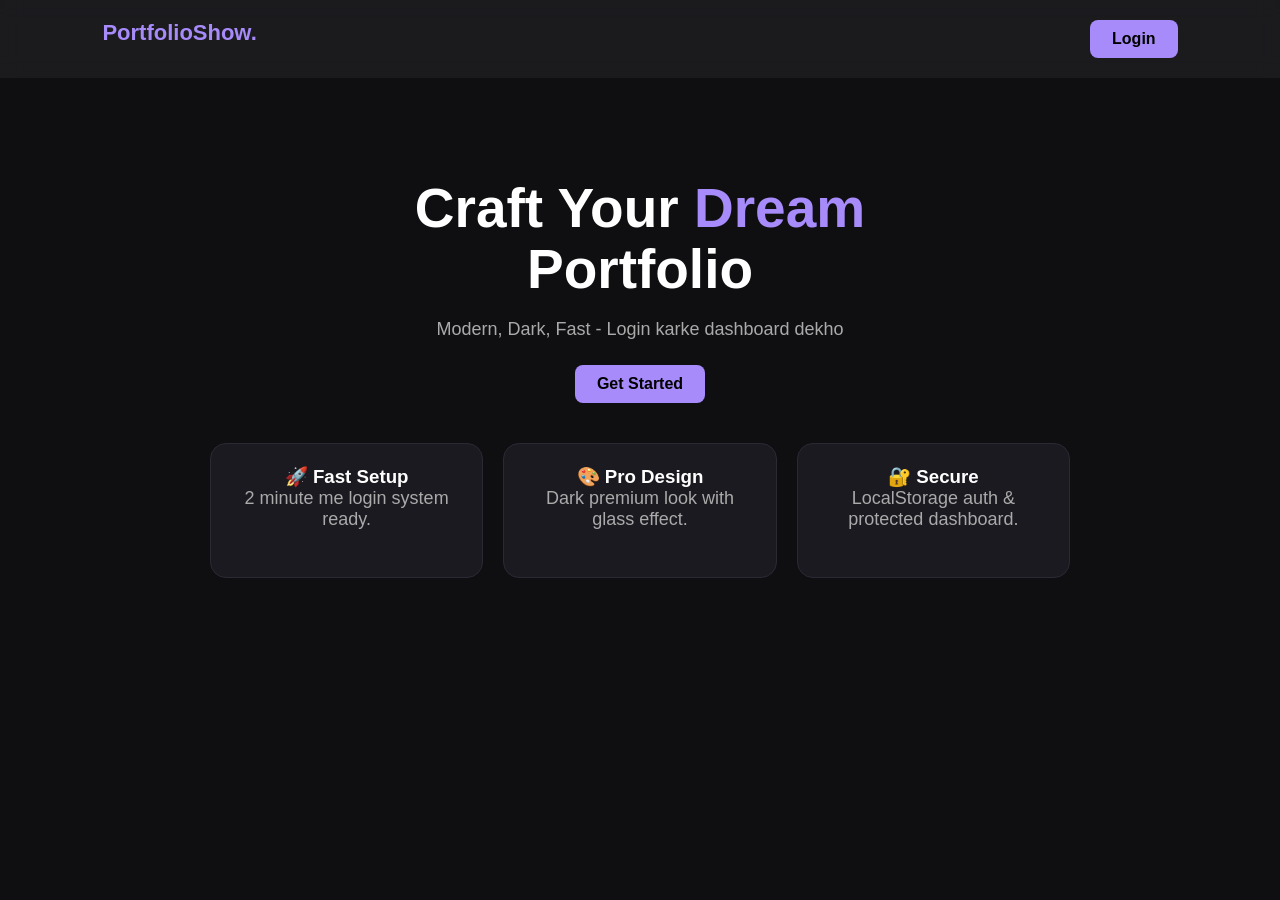
<file: index.html>
<!DOCTYPE html>
<html>
<head>
<meta charset="UTF-8">
<meta name="viewport" content="width=device-width, initial-scale=1.0">
<title>Portfolio Showcase</title>
<link rel="stylesheet" href="css/style.css">
</head>
<body>
<div class="navbar">
<div class="logo">PortfolioShow.</div>
<a href="login.html" class="btn">Login</a>
</div>
<div class="hero">
<h1>Craft Your <span>Dream</span><br>Portfolio</h1>
<p>Modern, Dark, Fast - Login karke dashboard dekho</p>
<a href="login.html" class="btn">Get Started</a>
<div class="card-grid">
<div class="card"><h3>🚀 Fast Setup</h3><p>2 minute me login system ready.</p></div>
<div class="card"><h3>🎨 Pro Design</h3><p>Dark premium look with glass effect.</p></div>
<div class="card"><h3>🔐 Secure</h3><p>LocalStorage auth & protected dashboard.</p></div>
</div>
</div>
</body>
</html>
</file>
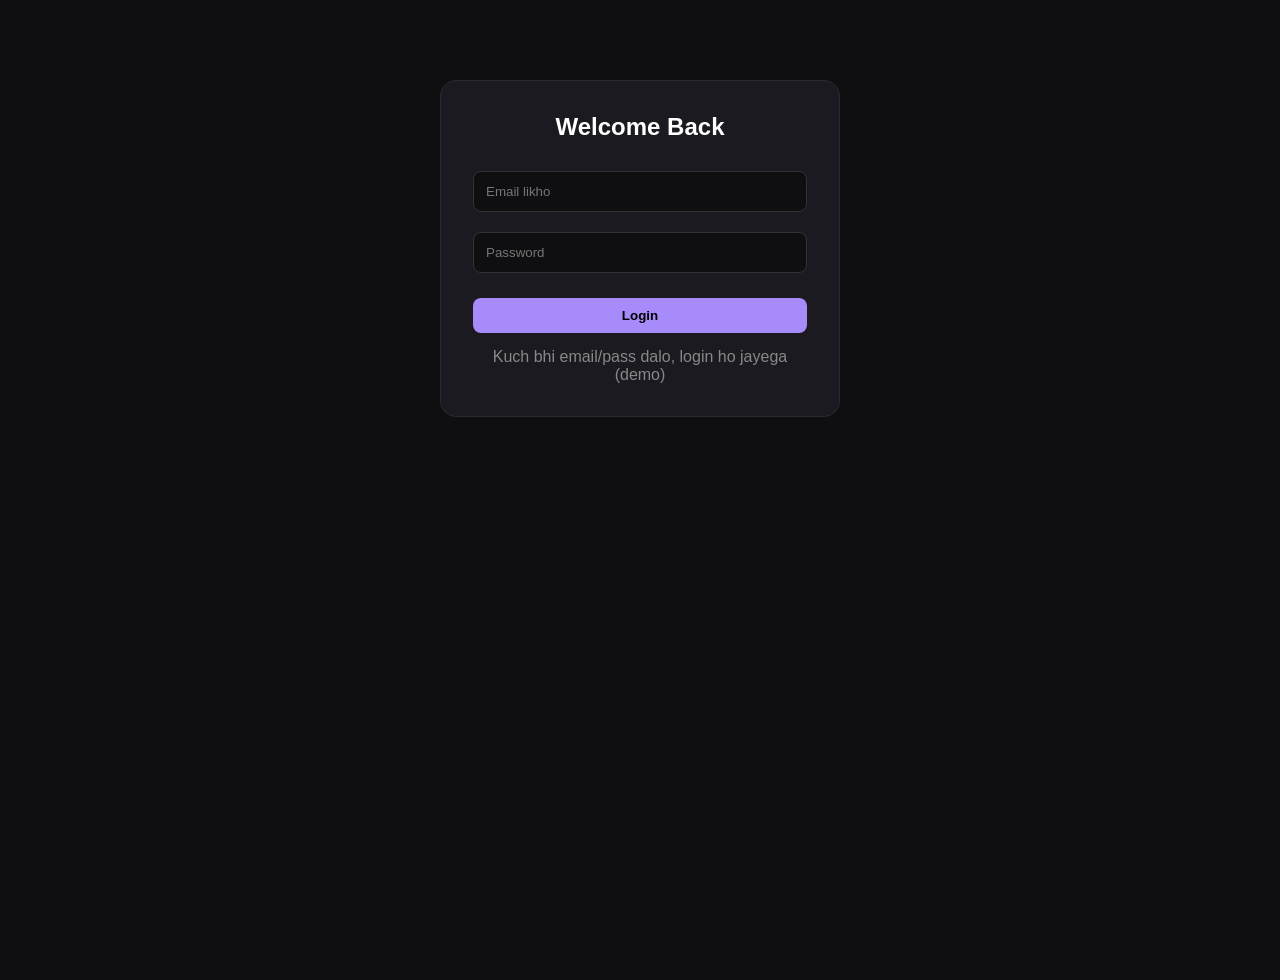
<file: dashboard.html>
<!DOCTYPE html>
<html>
<head>
<meta charset="UTF-8">
<title>Dashboard</title>
<link rel="stylesheet" href="css/style.css">
</head>
<body>
<div class="navbar">
<div class="logo">Dashboard</div>
<button onclick="logout()" class="btn" style="background:#ff5a5a; color:white;">Logout</button>
</div>
<div class="hero">
<h1>Welcome, <span id="userEmail">User</span> 👋</h1>
<p>Tu login ho chuka hai. Ab ye page secure hai.</p>
<div class="card-grid">
<div class="card"><h3>✅ Logged In</h3><p>Auth kaam kar raha hai</p></div>
<div class="card"><h3>📂 Projects</h3><p>Yaha tere projects aayenge</p></div>
<div class="card"><h3>⚙️ Settings</h3><p>Future me yaha settings hogi</p></div>
</div>
</div>
<script src="js/app.js"></script>
</body>
</html>
</file>
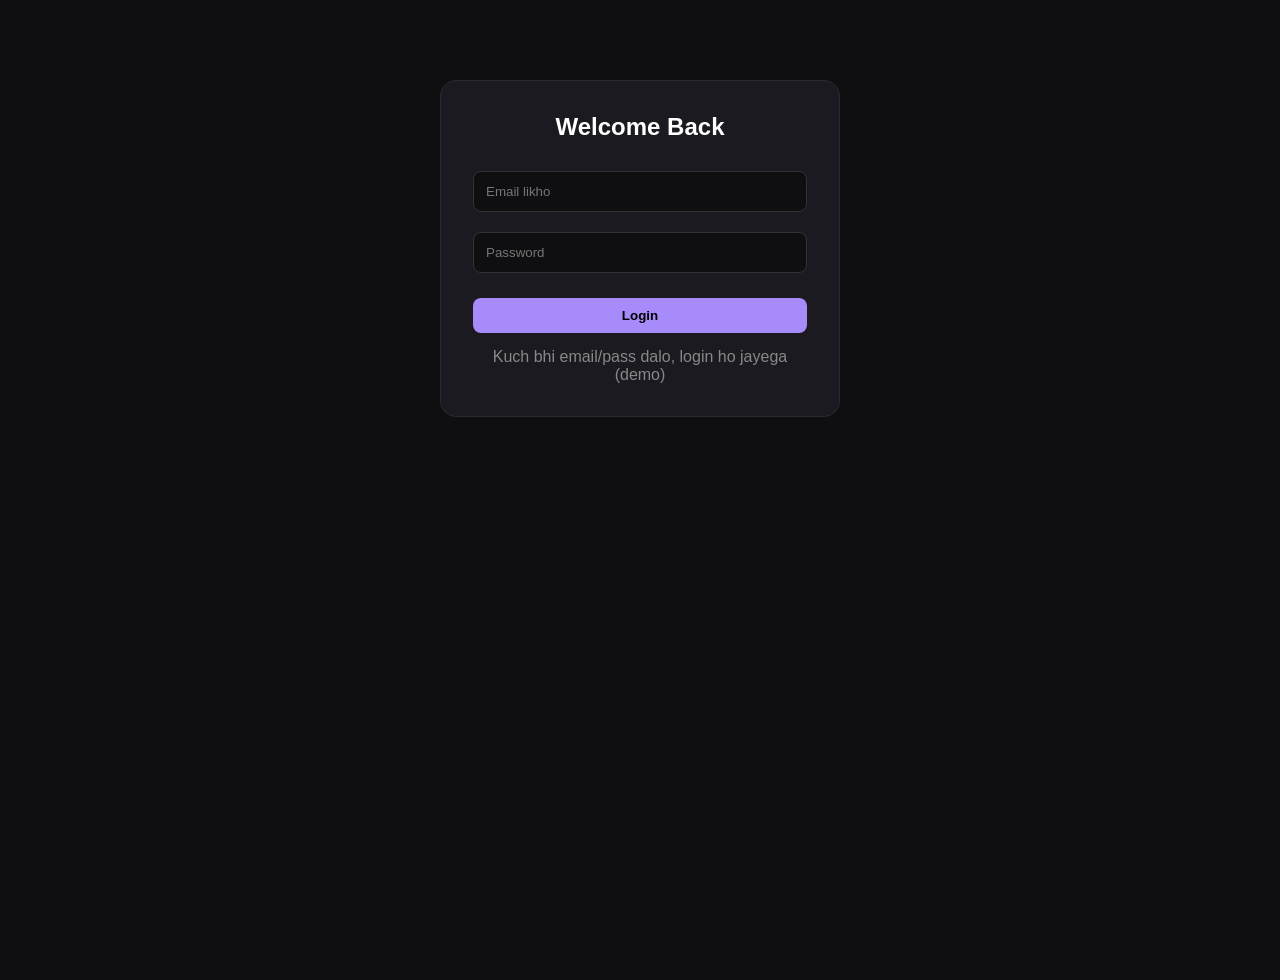
<file: login.html>
<!DOCTYPE html>
<html>
<head>
<meta charset="UTF-8">
<title>Login</title>
<link rel="stylesheet" href="css/style.css">
</head>
<body>
<div class="login-box">
<h2>Welcome Back</h2>
<form id="loginForm">
<input type="email" id="email" placeholder="Email likho" required>
<input type="password" id="password" placeholder="Password" required>
<button type="submit" class="btn">Login</button>
</form>
<p style="margin-top:15px; text-align:center; color:#888;">Kuch bhi email/pass dalo, login ho jayega (demo)</p>
</div>
<script src="js/app.js"></script>
</body>
</html>
</file>
<file: css/style.css>
* { margin:0; padding:0; box-sizing:border-box; font-family: 'Segoe UI', sans-serif; }
body { background:#0f0f12; color:#fff; min-height:100vh; }
.navbar { display:flex; justify-content:space-between; padding:20px 8%; background:rgba(255,255,255,0.05); backdrop-filter: blur(10px); position:sticky; top:0; z-index:10; }
.logo { font-weight:800; font-size:22px; color:#a78bfa; }
.btn { background:#a78bfa; color:#000; padding:10px 22px; border:none; border-radius:8px; font-weight:700; cursor:pointer; text-decoration:none; display:inline-block; }
.hero { text-align:center; padding:100px 10%; }
.hero h1 { font-size:55px; line-height:1.1; margin-bottom:20px; }
.hero h1 span { color:#a78bfa; }
.hero p { color:#aaa; margin-bottom:25px; font-size:18px; }
.card-grid { display:grid; grid-template-columns:repeat(auto-fit,minmax(260px,1fr)); gap:20px; padding:40px 8%; }
.card { background:#1a1a20; padding:22px; border-radius:16px; border:1px solid #2a2a35; }
.login-box { max-width:400px; margin:80px auto; background:#1a1a20; padding:32px; border-radius:16px; border:1px solid #2a2a35; }
.login-box h2 { margin-bottom:20px; text-align:center; }
.login-box input { width:100%; padding:12px; margin:10px 0; background:#0f0f12; border:1px solid #333; border-radius:8px; color:#fff; }
.login-box button { width:100%; margin-top:15px; }
</file>
